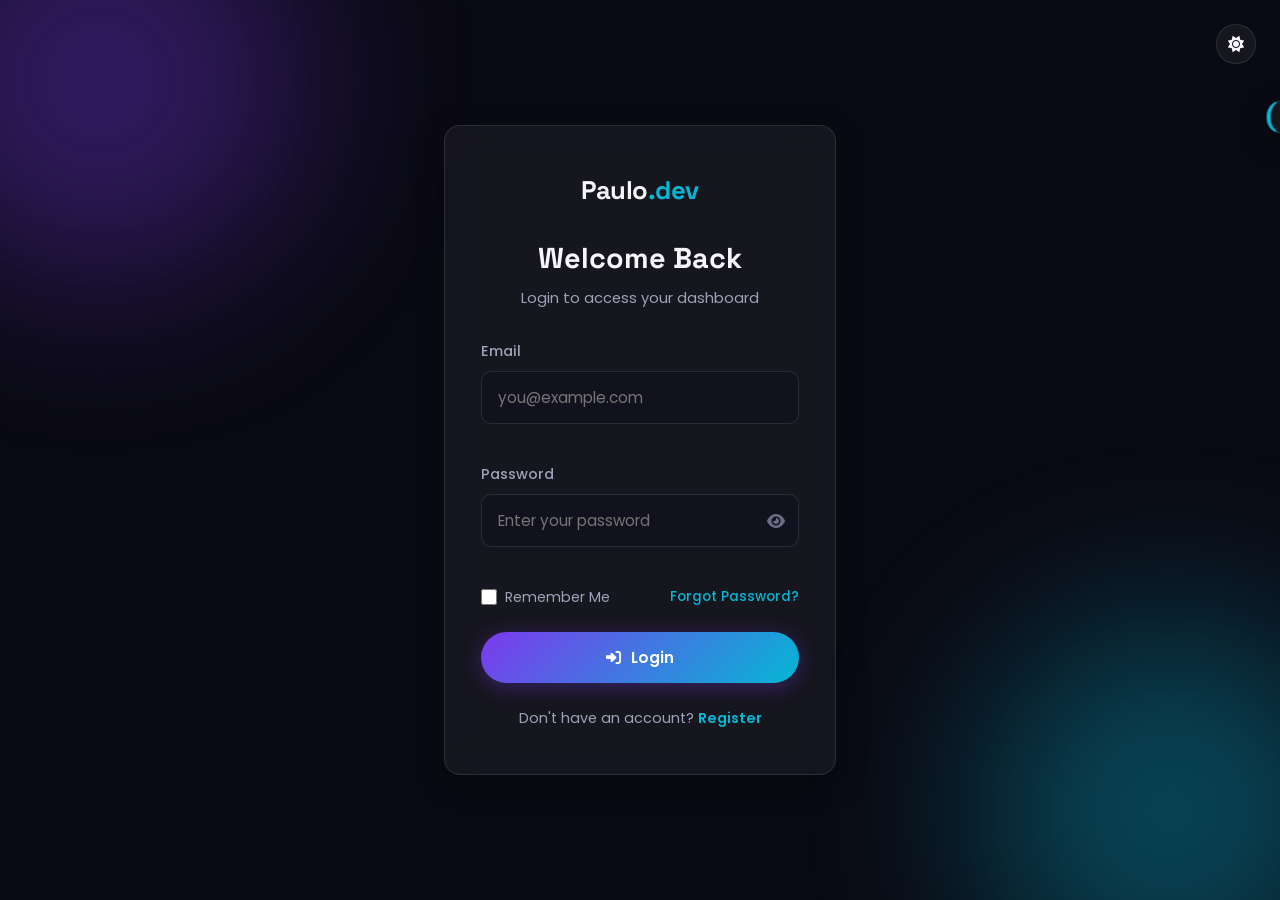
<file: Personal Portfolio/dashboard.html>
<!DOCTYPE html>
<html lang="en">
<head>
<meta charset="UTF-8">
<meta name="viewport" content="width=device-width, initial-scale=1.0">
<title>Dashboard | Paulo Tablang Portfolio</title>
<link href="https://fonts.googleapis.com/css2?family=Poppins:wght@300;400;500;600;700;800&family=Space+Grotesk:wght@400;500;600;700&display=swap" rel="stylesheet">
<link rel="stylesheet" href="https://cdnjs.cloudflare.com/ajax/libs/font-awesome/6.5.1/css/all.min.css">
<link rel="stylesheet" href="style.css">
<link rel="stylesheet" href="auth.css">
</head>
<body>

<div class="toast" id="toast"></div>

<div class="auth-bg">
  <div class="gradient-orb orb1"></div>
  <div class="gradient-orb orb2"></div>
</div>

<button class="theme-toggle auth-theme-toggle" id="themeToggle" aria-label="Toggle theme">
  <i class="fa-solid fa-sun"></i>
</button>

<div class="dash-wrapper">
  <div class="dash-card glass-card">
    <div class="dash-header">
      <div class="dash-avatar">
        <img id="dashAvatar" src="https://media.licdn.com/dms/image/v2/D5603AQG8ZHps57LbcA/profile-displayphoto-crop_800_800/B56Z3JNjQQIIAI-
          /0/1777197267153?e=1782950400&v=beta&t=iR73uBk8KPLVXsXbb3T885hYiUCsbCv6WpjM7W_qLZk" alt="User avatar">
      </div>
      <div>
        <h1 id="welcomeMsg">Welcome back!</h1>
        <p class="dash-sub">Here's your profile overview</p>
      </div>
    </div>

    <div class="dash-info" id="viewMode">
      <div class="dash-field">
        <span class="dash-label"><i class="fa-solid fa-user"></i> Name</span>
        <span class="dash-value" id="viewName">-</span>
      </div>
      <div class="dash-field">
        <span class="dash-label"><i class="fa-solid fa-envelope"></i> Email</span>
        <span class="dash-value" id="viewEmail">-</span>
      </div>
      <div class="dash-field">
        <span class="dash-label"><i class="fa-solid fa-calendar"></i> Member Since</span>
        <span class="dash-value" id="viewJoined">-</span>
      </div>
    </div>

    <form class="dash-info" id="editForm" hidden>
      <div class="form-group">
        <label for="editName">Name</label>
        <input type="text" id="editName" required>
        <span class="error-msg" id="editNameError"></span>
      </div>
      <div class="form-group">
        <label for="editEmail">Email</label>
        <input type="email" id="editEmail" required>
        <span class="error-msg" id="editEmailError"></span>
      </div>
      <button type="submit" class="btn btn-primary btn-full">
        <i class="fa-solid fa-floppy-disk"></i> Save Changes
      </button>
    </form>

    <div class="dash-actions">
      <button class="btn btn-outline" id="editBtn">
        <i class="fa-solid fa-pen"></i> Edit Profile
      </button>
      <a href="index.html" class="btn btn-outline">
        <i class="fa-solid fa-house"></i> Back to Portfolio
      </a>
      <button class="btn btn-primary" id="logoutBtn">
        <i class="fa-solid fa-right-from-bracket"></i> Logout
      </button>
    </div>
  </div>
</div>

<script src="auth.js"></script>
</body>
</html>
</file>
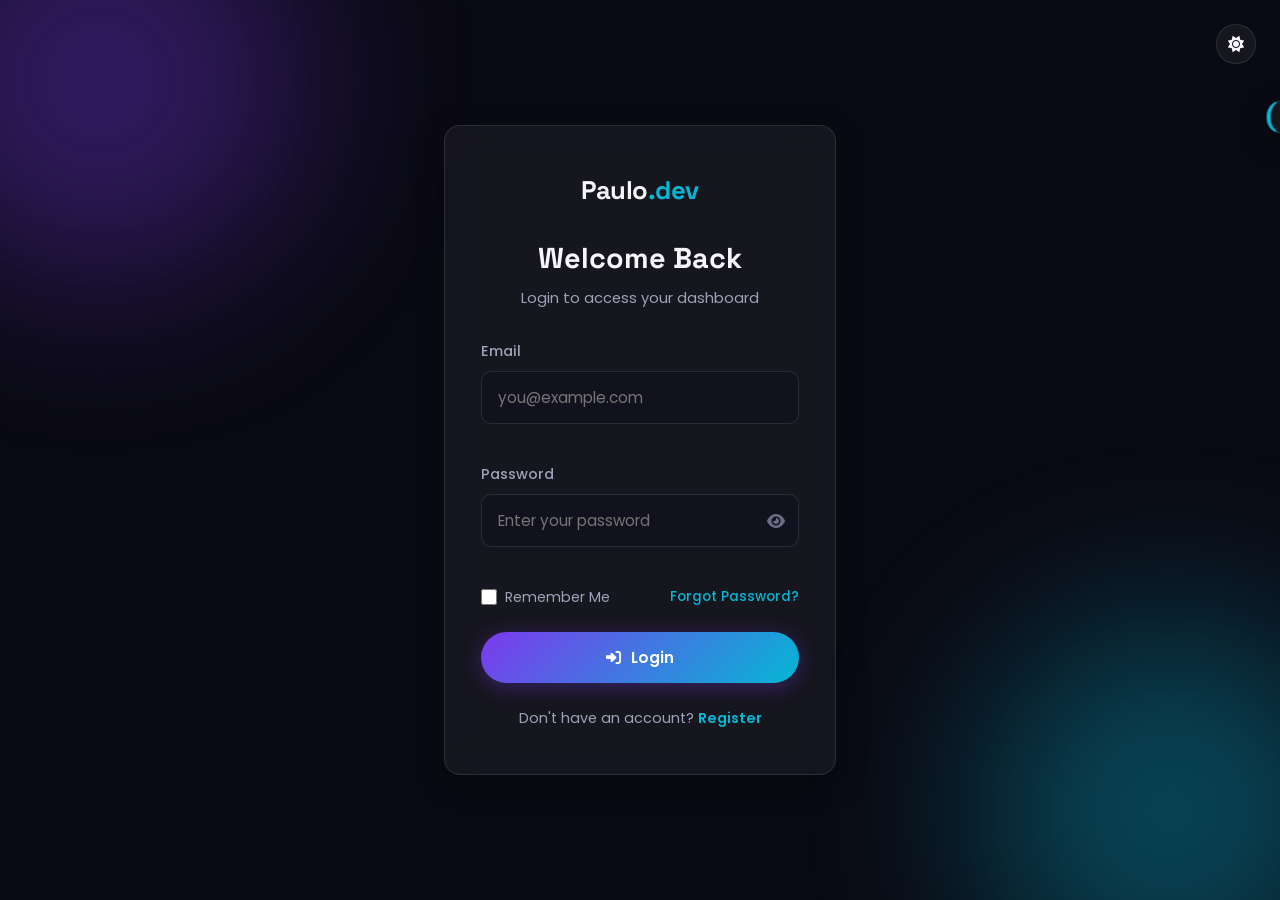
<file: Personal Portfolio/login.html>
<!DOCTYPE html>
<html lang="en">
<head>
<meta charset="UTF-8">
<meta name="viewport" content="width=device-width, initial-scale=1.0">
<title>Login | Paulo Tablang Portfolio</title>
<link href="https://fonts.googleapis.com/css2?family=Poppins:wght@300;400;500;600;700;800&family=Space+Grotesk:wght@400;500;600;700&display=swap" rel="stylesheet">
<link rel="stylesheet" href="https://cdnjs.cloudflare.com/ajax/libs/font-awesome/6.5.1/css/all.min.css">
<link rel="stylesheet" href="style.css">
<link rel="stylesheet" href="auth.css">
</head>
<body>

<div class="toast" id="toast"></div>

<div class="auth-bg">
  <div class="gradient-orb orb1"></div>
  <div class="gradient-orb orb2"></div>
</div>

<button class="theme-toggle auth-theme-toggle" id="themeToggle" aria-label="Toggle theme">
  <i class="fa-solid fa-sun"></i>
</button>

<div class="auth-wrapper">
  <div class="auth-card glass-card">
    <a href="index.html" class="logo auth-logo">Paulo<span>.dev</span></a>
    <h1 class="auth-title">Welcome Back</h1>
    <p class="auth-subtitle">Login to access your dashboard</p>

    <form id="loginForm" novalidate>
      <div class="form-group">
        <label for="email">Email</label>
        <input type="email" id="email" placeholder="you@example.com" required>
        <span class="error-msg" id="emailError"></span>
      </div>

      <div class="form-group">
        <label for="password">Password</label>
        <div class="password-wrapper">
          <input type="password" id="password" placeholder="Enter your password" required>
          <button type="button" class="toggle-pass" id="togglePass" aria-label="Show password">
            <i class="fa-solid fa-eye"></i>
          </button>
        </div>
        <span class="error-msg" id="passwordError"></span>
      </div>

      <div class="form-row">
        <label class="checkbox-label">
          <input type="checkbox" id="remember">
          <span>Remember Me</span>
        </label>
        <a href="#" class="forgot-link">Forgot Password?</a>
      </div>

      <button type="submit" class="btn btn-primary btn-full">
        <i class="fa-solid fa-right-to-bracket"></i> Login
      </button>
    </form>

    <p class="auth-switch">Don't have an account? <a href="register.html">Register</a></p>
  </div>
</div>

<script src="auth.js"></script>
</body>
</html>
</file>
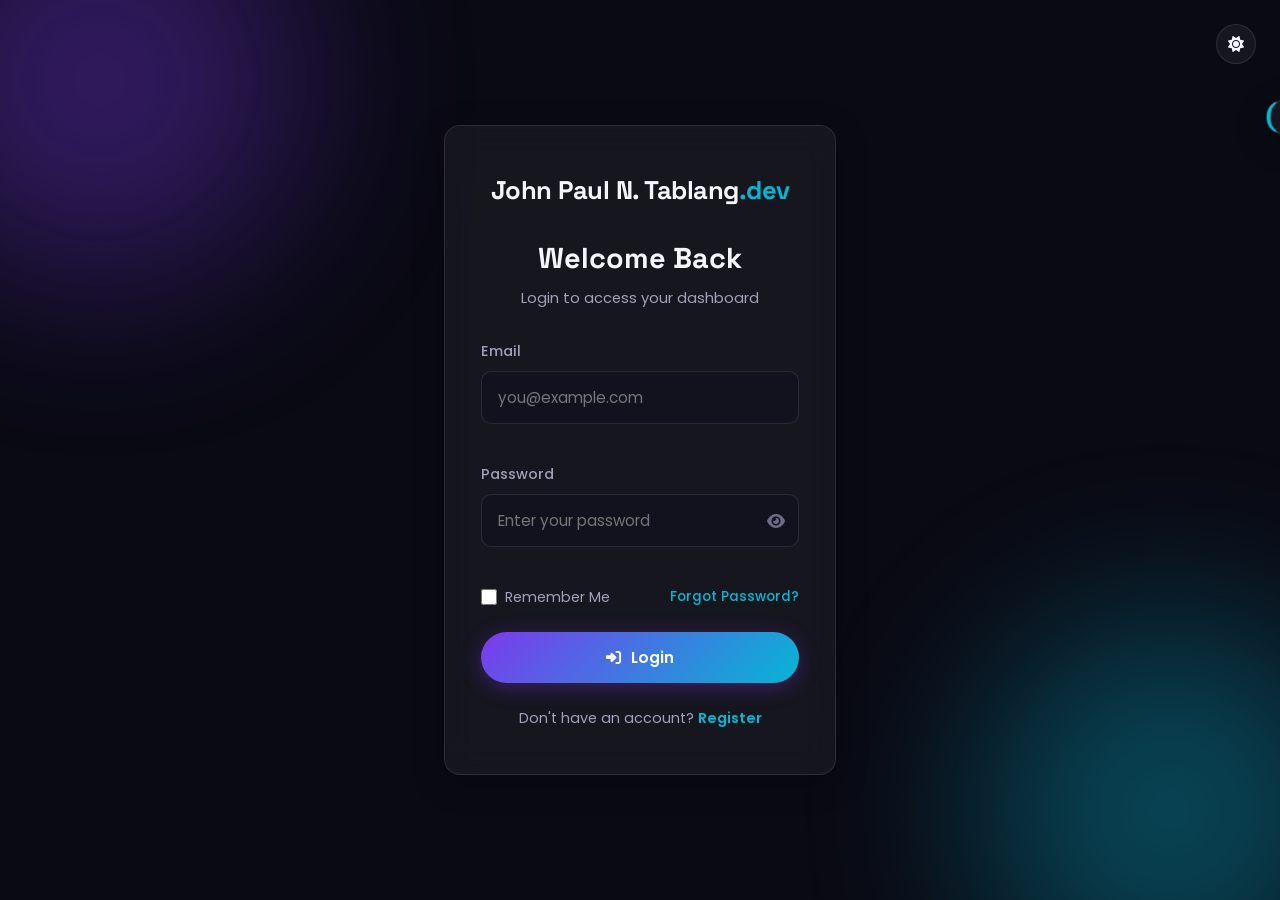
<file: UPDATED PORTFOLIO/dashboard.html>
<!doctype html>
<html lang="en">
  <head>
    <meta charset="UTF-8" />
    <meta name="viewport" content="width=device-width, initial-scale=1.0" />
    <title>Dashboard |  Portfolio</title>
    <link
      href="https://fonts.googleapis.com/css2?family=Poppins:wght@300;400;500;600;700;800&family=Space+Grotesk:wght@400;500;600;700&display=swap"
      rel="stylesheet"/>
    <link
      rel="stylesheet"
      href="https://cdnjs.cloudflare.com/ajax/libs/font-awesome/6.5.1/css/all.min.css"
    />
    <link rel="stylesheet" href="style.css" />
    <link rel="stylesheet" href="auth.css" />
  </head>
  <body>
    <div class="toast" id="toast"></div>

    <div class="auth-bg">
      <div class="gradient-orb orb1"></div>
      <div class="gradient-orb orb2"></div>
    </div>

    <button
      class="theme-toggle auth-theme-toggle"
      id="themeToggle"
      aria-label="Toggle theme"
    >
      <i class="fa-solid fa-sun"></i>
    </button>

    <div class="dash-wrapper">
      <div class="dash-card glass-card">
        <div class="dash-header">
          <div class="dash-avatar">
            <img id="dashAvatar" src="" alt="User avatar" />
          </div>
          <div>
            <h1 id="welcomeMsg">Welcome back!</h1>
            <p class="dash-sub">Here's your profile overview</p>
          </div>
        </div>

        <div class="dash-info" id="viewMode">
          <div class="dash-field">
            <span class="dash-label"
              ><i class="fa-solid fa-user"></i> Name</span
            >
            <span class="dash-value" id="viewName">-</span>
          </div>
          <div class="dash-field">
            <span class="dash-label"
              ><i class="fa-solid fa-envelope"></i> Email</span
            >
            <span class="dash-value" id="viewEmail">-</span>
          </div>
          <div class="dash-field">
            <span class="dash-label"
              ><i class="fa-solid fa-calendar"></i> Member Since</span
            >
            <span class="dash-value" id="viewJoined">-</span>
          </div>
        </div>

        <form class="dash-info" id="editForm" hidden>
          <div class="form-group">
            <label for="editName">Name</label>
            <input type="text" id="editName" required />
            <span class="error-msg" id="editNameError"></span>
          </div>
          <div class="form-group">
            <label for="editEmail">Email</label>
            <input type="email" id="editEmail" required />
            <span class="error-msg" id="editEmailError"></span>
          </div>
          <button type="submit" class="btn btn-primary btn-full">
            <i class="fa-solid fa-floppy-disk"></i> Save Changes
          </button>
        </form>

        <div class="dash-actions">
          <button class="btn btn-outline" id="editBtn">
            <i class="fa-solid fa-pen"></i> Edit Profile
          </button>
          <a href="index.html" class="btn btn-outline">
            <i class="fa-solid fa-house"></i> Back to Portfolio
          </a>
          <button class="btn btn-primary" id="logoutBtn">
            <i class="fa-solid fa-right-from-bracket"></i> Logout
          </button>
        </div>
      </div>
    </div>

    <script src="auth.js"></script>
  </body>
</html>
</file>
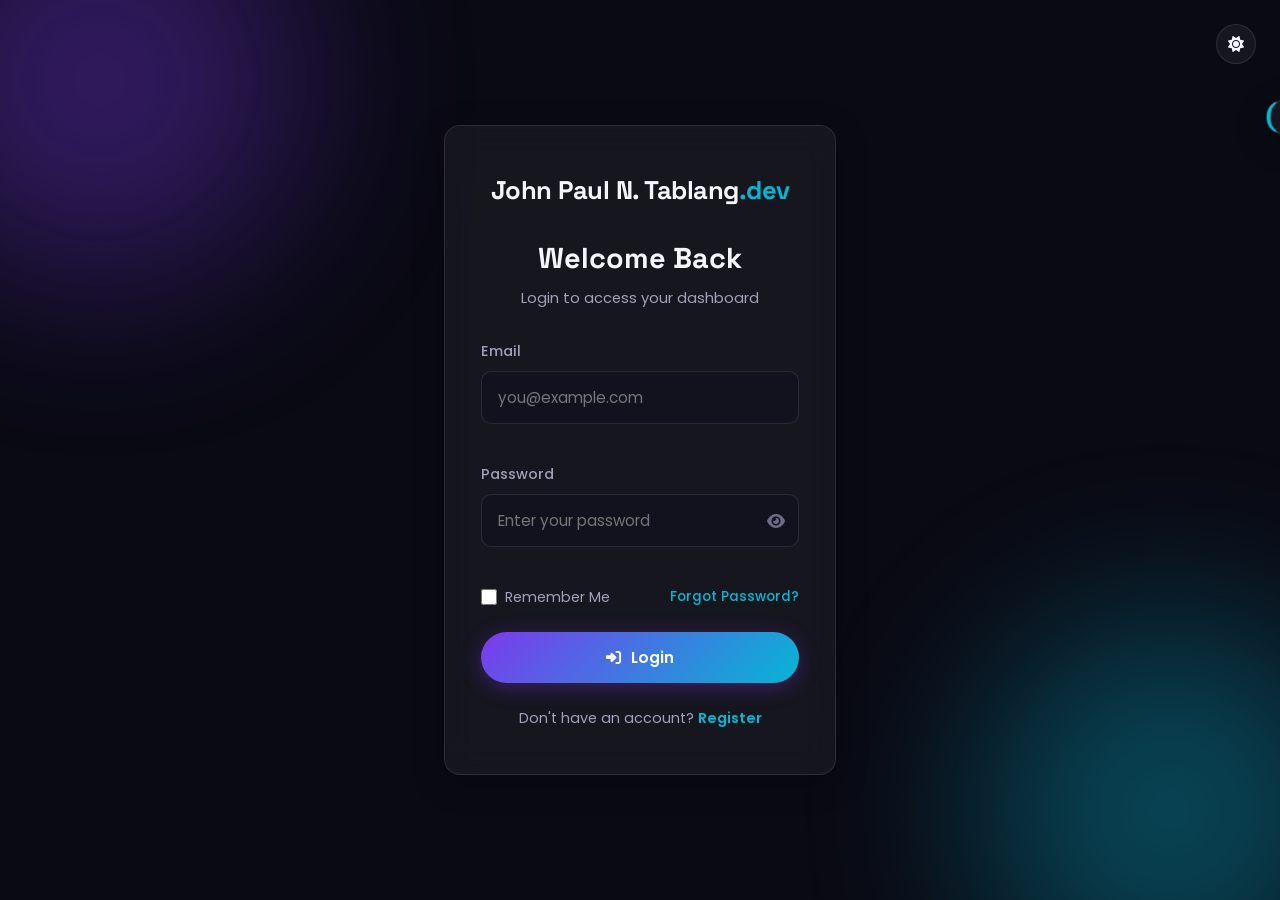
<file: UPDATED PORTFOLIO/login.html>
<!DOCTYPE html>
<html lang="en">
<head>
<meta charset="UTF-8">
<meta name="viewport" content="width=device-width, initial-scale=1.0">
<title>Login | John Paul N. Tablang Portfolio</title>
<link href="https://fonts.googleapis.com/css2?family=Poppins:wght@300;400;500;600;700;800&family=Space+Grotesk:wght@400;500;600;700&display=swap" rel="stylesheet">
<link rel="stylesheet" href="https://cdnjs.cloudflare.com/ajax/libs/font-awesome/6.5.1/css/all.min.css">
<link rel="stylesheet" href="style.css">
<link rel="stylesheet" href="auth.css">
</head>
<body>

<div class="toast" id="toast"></div>

<div class="auth-bg">
  <div class="gradient-orb orb1"></div>
  <div class="gradient-orb orb2"></div>
</div>

<button class="theme-toggle auth-theme-toggle" id="themeToggle" aria-label="Toggle theme">
  <i class="fa-solid fa-sun"></i>
</button>

<div class="auth-wrapper">
  <div class="auth-card glass-card">
    <a href="index.html" class="logo auth-logo">John Paul N. Tablang<span>.dev</span></a>
    <h1 class="auth-title">Welcome Back</h1>
    <p class="auth-subtitle">Login to access your dashboard</p>

    <form id="loginForm" novalidate>
      <div class="form-group">
        <label for="email">Email</label>
        <input type="email" id="email" placeholder="you@example.com" required>
        <span class="error-msg" id="emailError"></span>
      </div>

      <div class="form-group">
        <label for="password">Password</label>
        <div class="password-wrapper">
          <input type="password" id="password" placeholder="Enter your password" required>
          <button type="button" class="toggle-pass" id="togglePass" aria-label="Show password">
            <i class="fa-solid fa-eye"></i>
          </button>
        </div>
        <span class="error-msg" id="passwordError"></span>
      </div>

      <div class="form-row">
        <label class="checkbox-label">
          <input type="checkbox" id="remember">
          <span>Remember Me</span>
        </label>
        <a href="#" class="forgot-link">Forgot Password?</a>
      </div>

      <button type="submit" class="btn btn-primary btn-full">
        <i class="fa-solid fa-right-to-bracket"></i> Login
      </button>
    </form>

    <p class="auth-switch">Don't have an account? <a href="register.html">Register</a></p>
  </div>
</div>

<script src="auth.js"></script>
</body>
</html>
</file>
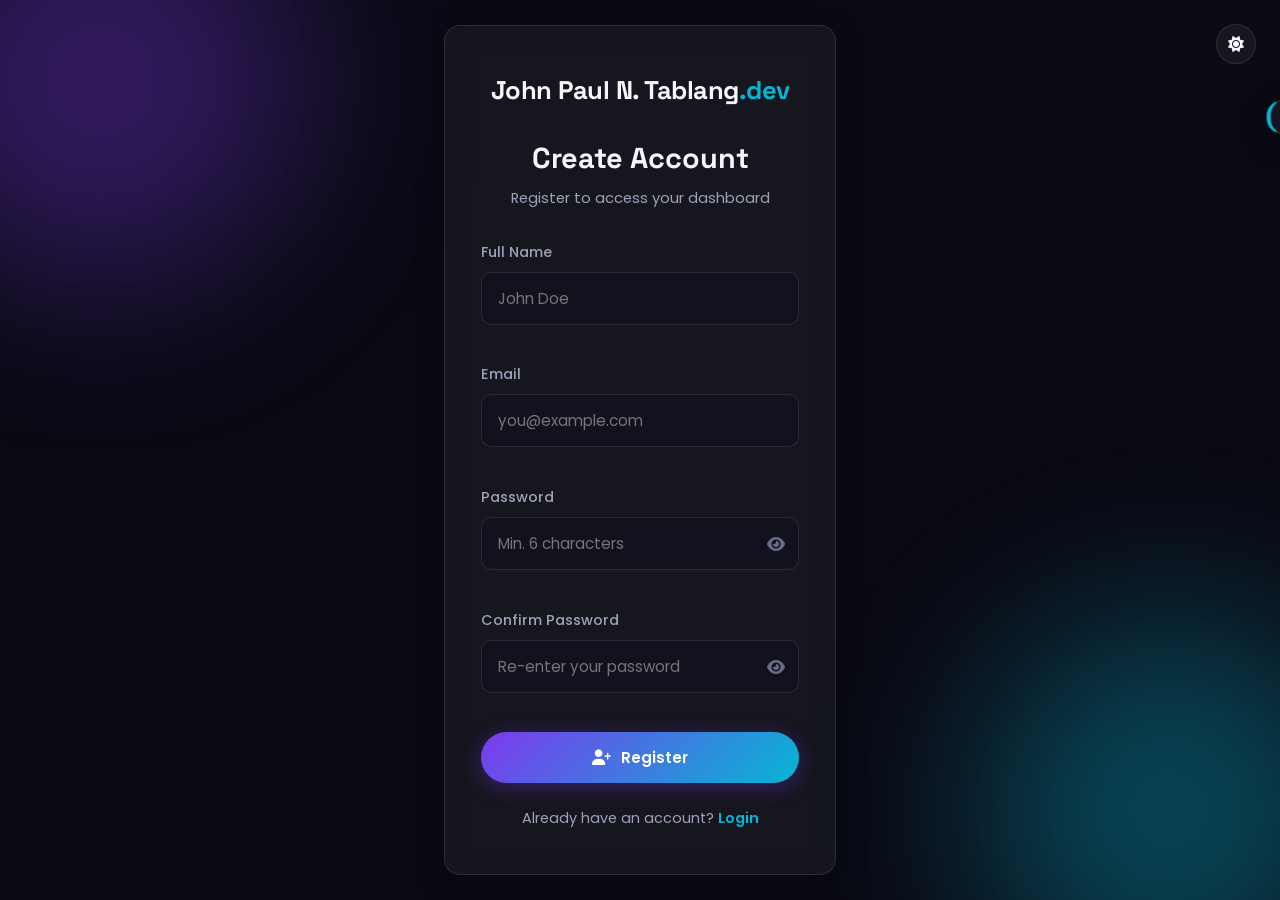
<file: UPDATED PORTFOLIO/register.html>
<!DOCTYPE html>
<html lang="en">
<head>
<meta charset="UTF-8">
<meta name="viewport" content="width=device-width, initial-scale=1.0">
<title>Register | John Paul N. Tablang Portfolio</title>
<link href="https://fonts.googleapis.com/css2?family=Poppins:wght@300;400;500;600;700;800&family=Space+Grotesk:wght@400;500;600;700&display=swap" rel="stylesheet">
<link rel="stylesheet" href="https://cdnjs.cloudflare.com/ajax/libs/font-awesome/6.5.1/css/all.min.css">
<link rel="stylesheet" href="style.css">
<link rel="stylesheet" href="auth.css">
</head>
<body>

<div class="toast" id="toast"></div>

<div class="auth-bg">
  <div class="gradient-orb orb1"></div>
  <div class="gradient-orb orb2"></div>
</div>

<button class="theme-toggle auth-theme-toggle" id="themeToggle" aria-label="Toggle theme">
  <i class="fa-solid fa-sun"></i>
</button>

<div class="auth-wrapper">
  <div class="auth-card glass-card">
    <a href="index.html" class="logo auth-logo">John Paul N. Tablang<span>.dev</span></a>
    <h1 class="auth-title">Create Account</h1>
    <p class="auth-subtitle">Register to access your dashboard</p>

    <form id="registerForm" novalidate>
      <div class="form-group">
        <label for="name">Full Name</label>
        <input type="text" id="name" placeholder="John Doe" required>
        <span class="error-msg" id="nameError"></span>
      </div>

      <div class="form-group">
        <label for="email">Email</label>
        <input type="email" id="email" placeholder="you@example.com" required>
        <span class="error-msg" id="emailError"></span>
      </div>

      <div class="form-group">
        <label for="password">Password</label>
        <div class="password-wrapper">
          <input type="password" id="password" placeholder="Min. 6 characters" required>
          <button type="button" class="toggle-pass" data-target="password" aria-label="Show password">
            <i class="fa-solid fa-eye"></i>
          </button>
        </div>
        <span class="error-msg" id="passwordError"></span>
      </div>

      <div class="form-group">
        <label for="confirmPassword">Confirm Password</label>
        <div class="password-wrapper">
          <input type="password" id="confirmPassword" placeholder="Re-enter your password" required>
          <button type="button" class="toggle-pass" data-target="confirmPassword" aria-label="Show password">
            <i class="fa-solid fa-eye"></i>
          </button>
        </div>
        <span class="error-msg" id="confirmPasswordError"></span>
      </div>

      <button type="submit" class="btn btn-primary btn-full">
        <i class="fa-solid fa-user-plus"></i> Register
      </button>
    </form>

    <p class="auth-switch">Already have an account? <a href="login.html">Login</a></p>
  </div>
</div>

<script src="auth.js"></script>
</body>
</html>
</file>
<file: Personal Portfolio/style.css>
/* ============================================
   CSS VARIABLES & THEME
============================================ */
:root {
  /* Dark theme (default) */
  --bg-primary: #0a0a14;
  --bg-secondary: #12121f;
  --bg-card: rgba(255, 255, 255, 0.05);
  --bg-card-hover: rgba(255, 255, 255, 0.08);
  --border-color: rgba(255, 255, 255, 0.1);
  --text-primary: #f5f5fa;
  --text-secondary: #a0a0b8;
  --text-muted: #6b6b85;

  --accent-1: #7c3aed;
  --accent-2: #06b6d4;
  --accent-3: #ec4899;
  --gradient-1: linear-gradient(135deg, #7c3aed 0%, #06b6d4 100%);
  --gradient-2: linear-gradient(135deg, #ec4899 0%, #7c3aed 100%);
  --gradient-text: linear-gradient(135deg, #7c3aed, #06b6d4, #ec4899);

  --shadow-glow: 0 0 40px rgba(124, 58, 237, 0.25);
  --shadow-card: 0 8px 32px rgba(0, 0, 0, 0.3);
  --blur: blur(16px);

  --font-heading: 'Space Grotesk', sans-serif;
  --font-body: 'Poppins', sans-serif;

  --transition: all 0.3s cubic-bezier(0.4, 0, 0.2, 1);
  --radius: 16px;
}

[data-theme="light"] {
  --bg-primary: #f4f5fa;
  --bg-secondary: #ffffff;
  --bg-card: rgba(255, 255, 255, 0.7);
  --bg-card-hover: rgba(255, 255, 255, 0.9);
  --border-color: rgba(0, 0, 0, 0.08);
  --text-primary: #14141f;
  --text-secondary: #4a4a5e;
  --text-muted: #8a8aa0;
  --shadow-card: 0 8px 32px rgba(0, 0, 0, 0.08);
}

/* ============================================
   RESET & BASE
============================================ */
* {
  margin: 0;
  padding: 0;
  box-sizing: border-box;
}

html {
  scroll-behavior: smooth;
  scroll-padding-top: 80px;
}

body {
  font-family: var(--font-body);
  background: var(--bg-primary);
  color: var(--text-primary);
  line-height: 1.6;
  overflow-x: hidden;
  transition: background 0.4s ease, color 0.4s ease;
}

/* Custom Scrollbar */
::-webkit-scrollbar { width: 10px; }
::-webkit-scrollbar-track { background: var(--bg-secondary); }
::-webkit-scrollbar-thumb {
  background: var(--gradient-1);
  border-radius: 10px;
}
::-webkit-scrollbar-thumb:hover { opacity: 0.8; }

img { max-width: 100%; display: block; }
a { text-decoration: none; color: inherit; }
ul { list-style: none; }
button { cursor: pointer; font-family: inherit; border: none; background: none; }

.container {
  max-width: 1200px;
  margin: 0 auto;
  padding: 0 24px;
}

.gradient-text {
  background: var(--gradient-text);
  -webkit-background-clip: text;
  background-clip: text;
  -webkit-text-fill-color: transparent;
  color: transparent;
}
/* ============================================
   TOAST NOTIFICATIONS
============================================ */
.toast {
  position: fixed;
  top: 100px;
  right: 24px;
  background: var(--bg-card);
  backdrop-filter: var(--blur);
  -webkit-backdrop-filter: var(--blur);
  border: 1px solid var(--border-color);
  border-radius: var(--radius);
  padding: 16px 24px;
  color: var(--text-primary);
  box-shadow: var(--shadow-card);
  z-index: 10000;
  transform: translateX(120%);
  transition: transform 0.4s cubic-bezier(0.4, 0, 0.2, 1);
  display: flex;
  align-items: center;
  gap: 12px;
  max-width: 320px;
  border-left: 4px solid var(--accent-2);
}
.toast.show { transform: translateX(0); }
.toast.error { border-left-color: var(--accent-3); }
.toast.success { border-left-color: #10b981; }
.toast i { font-size: 1.2rem; }

/* ============================================
   NAVBAR
============================================ */
.navbar {
  position: fixed;
  top: 0;
  left: 0;
  width: 100%;
  z-index: 1000;
  padding: 18px 0;
  transition: var(--transition);
  background: transparent;
}
.navbar.scrolled {
  background: var(--bg-card);
  backdrop-filter: var(--blur);
  -webkit-backdrop-filter: var(--blur);
  border-bottom: 1px solid var(--border-color);
  padding: 12px 0;
  box-shadow: var(--shadow-card);
}

.nav-container {
  max-width: 1200px;
  margin: 0 auto;
  padding: 0 24px;
  display: flex;
  align-items: center;
  justify-content: space-between;
  gap: 24px;
}

.logo {
  font-family: var(--font-heading);
  font-size: 1.5rem;
  font-weight: 700;
  letter-spacing: -0.5px;
}
.logo span { color: var(--accent-2); }

.nav-links {
  display: flex;
  gap: 32px;
  align-items: center;
}

.nav-link {
  font-size: 0.95rem;
  font-weight: 500;
  color: var(--text-secondary);
  position: relative;
  padding: 4px 0;
  transition: var(--transition);
}
.nav-link::after {
  content: '';
  position: absolute;
  bottom: -4px;
  left: 0;
  width: 0;
  height: 2px;
  background: var(--gradient-1);
  transition: width 0.3s ease;
  border-radius: 2px;
}
.nav-link:hover { color: var(--text-primary); }
.nav-link:hover::after,
.nav-link.active::after { width: 100%; }
.nav-link.active { color: var(--text-primary); }

.nav-actions {
  display: flex;
  align-items: center;
  gap: 16px;
}

.theme-toggle {
  width: 40px;
  height: 40px;
  border-radius: 50%;
  background: var(--bg-card);
  border: 1px solid var(--border-color);
  display: flex;
  align-items: center;
  justify-content: center;
  color: var(--text-primary);
  font-size: 1rem;
  transition: var(--transition);
}
.theme-toggle:hover {
  background: var(--gradient-1);
  color: #fff;
  transform: rotate(20deg);
}

.hamburger {
  display: none;
  flex-direction: column;
  gap: 5px;
  width: 30px;
  z-index: 1001;
}
.hamburger span {
  display: block;
  height: 2px;
  width: 100%;
  background: var(--text-primary);
  border-radius: 2px;
  transition: var(--transition);
}
.hamburger.active span:nth-child(1) { transform: translateY(7px) rotate(45deg); }
.hamburger.active span:nth-child(2) { opacity: 0; }
.hamburger.active span:nth-child(3) { transform: translateY(-7px) rotate(-45deg); }

/* ============================================
   BUTTONS
============================================ */
.btn {
  display: inline-flex;
  align-items: center;
  justify-content: center;
  gap: 10px;
  padding: 14px 28px;
  border-radius: 50px;
  font-weight: 600;
  font-size: 0.95rem;
  transition: var(--transition);
  white-space: nowrap;
  position: relative;
  overflow: hidden;
}

.btn-primary {
  background: var(--gradient-1);
  color: #fff;
  box-shadow: 0 4px 20px rgba(124, 58, 237, 0.35);
}
.btn-primary:hover {
  transform: translateY(-3px);
  box-shadow: 0 8px 30px rgba(124, 58, 237, 0.5);
}

.btn-outline {
  background: var(--bg-card);
  border: 1px solid var(--border-color);
  color: var(--text-primary);
  backdrop-filter: var(--blur);
  -webkit-backdrop-filter: var(--blur);
}
.btn-outline:hover {
  border-color: var(--accent-2);
  transform: translateY(-3px);
  box-shadow: 0 8px 24px rgba(6, 182, 212, 0.25);
}

.btn-small { padding: 10px 20px; font-size: 0.85rem; }
.btn-full { width: 100%; }

/* ============================================
   HERO SECTION
============================================ */
.hero {
  min-height: 100vh;
  display: flex;
  align-items: center;
  justify-content: center;
  position: relative;
  text-align: center;
  padding: 120px 0 60px;
  overflow: hidden;
}

.hero-bg {
  position: absolute;
  inset: 0;
  z-index: 0;
  overflow: hidden;
}

.gradient-orb {
  position: absolute;
  border-radius: 50%;
  filter: blur(80px);
  opacity: 0.4;
  animation: float 18s ease-in-out infinite;
}
.orb1 {
  width: 400px; height: 400px;
  background: var(--accent-1);
  top: -100px; left: -100px;
}
.orb2 {
  width: 350px; height: 350px;
  background: var(--accent-2);
  bottom: -80px; right: -50px;
  animation-delay: -6s;
}
.orb3 {
  width: 300px; height: 300px;
  background: var(--accent-3);
  top: 40%; left: 50%;
  animation-delay: -12s;
}
@keyframes float {
  0%, 100% { transform: translate(0, 0) scale(1); }
  33% { transform: translate(60px, -40px) scale(1.1); }
  66% { transform: translate(-40px, 50px) scale(0.95); }
}

.hero-content {
  position: relative;
  z-index: 1;
  display: flex;
  flex-direction: column;
  align-items: center;
  gap: 18px;
  max-width: 720px;
}

.hero-img-wrapper {
  position: relative;
  width: 140px;
  height: 140px;
  border-radius: 50%;
  padding: 4px;
  background: var(--gradient-1);
  margin-bottom: 8px;
  animation: pulseGlow 3s ease-in-out infinite;
}
@keyframes pulseGlow {
  0%, 100% { box-shadow: 0 0 0 0 rgba(124, 58, 237, 0.4); }
  50% { box-shadow: 0 0 0 20px rgba(124, 58, 237, 0); }
}
.hero-img-wrapper img {
  width: 100%;
  height: 100%;
  border-radius: 50%;
  background: var(--bg-secondary);
  object-fit: cover;
}
.status-dot {
  position: absolute;
  bottom: 6px;
  right: 6px;
  width: 22px;
  height: 22px;
  background: #10b981;
  border: 3px solid var(--bg-primary);
  border-radius: 50%;
}

.hero-name {
  font-family: var(--font-heading);
  font-size: clamp(2.2rem, 6vw, 3.5rem);
  font-weight: 700;
  letter-spacing: -1px;
}

.hero-title {
  font-family: var(--font-heading);
  font-size: clamp(1.2rem, 3vw, 1.8rem);
  font-weight: 500;
  color: var(--text-secondary);
  min-height: 2.4rem;
}
.cursor {
  display: inline-block;
  color: var(--accent-2);
  animation: blink 0.9s step-end infinite;
  font-weight: 300;
}
@keyframes blink { 50% { opacity: 0; } }

.hero-desc {
  color: var(--text-secondary);
  font-size: 1.05rem;
  max-width: 560px;
}

.hero-buttons {
  display: flex;
  gap: 16px;
  margin-top: 8px;
  flex-wrap: wrap;
  justify-content: center;
}

.hero-socials {
  display: flex;
  gap: 16px;
  margin-top: 12px;
}
.hero-socials a {
  width: 44px;
  height: 44px;
  display: flex;
  align-items: center;
  justify-content: center;
  border-radius: 50%;
  background: var(--bg-card);
  border: 1px solid var(--border-color);
  backdrop-filter: var(--blur);
  -webkit-backdrop-filter: var(--blur);
  font-size: 1.1rem;
  transition: var(--transition);
}
.hero-socials a:hover {
  background: var(--gradient-1);
  color: #fff;
  transform: translateY(-4px) scale(1.05);
  box-shadow: var(--shadow-glow);
}

.scroll-indicator {
  position: absolute;
  bottom: 30px;
  left: 50%;
  transform: translateX(-50%);
  width: 28px;
  height: 46px;
  border: 2px solid var(--border-color);
  border-radius: 20px;
  z-index: 1;
}
.scroll-indicator span {
  position: absolute;
  top: 8px;
  left: 50%;
  transform: translateX(-50%);
  width: 6px;
  height: 6px;
  background: var(--accent-2);
  border-radius: 50%;
  animation: scrollDown 2s ease infinite;
}
@keyframes scrollDown {
  0% { top: 8px; opacity: 1; }
  70% { opacity: 1; }
  100% { top: 28px; opacity: 0; }
}

/* ============================================
   SECTION GENERAL
============================================ */
.section {
  padding: 100px 0;
  position: relative;
}

.section-header {
  text-align: center;
  margin-bottom: 60px;
}
.section-tag {
  display: inline-block;
  font-size: 0.85rem;
  font-weight: 600;
  letter-spacing: 2px;
  text-transform: uppercase;
  color: var(--accent-2);
  margin-bottom: 12px;
}
.section-title {
  font-family: var(--font-heading);
  font-size: clamp(1.8rem, 4vw, 2.6rem);
  font-weight: 700;
  letter-spacing: -0.5px;
}

/* ============================================
   GLASS CARD
============================================ */
.glass-card {
  background: var(--bg-card);
  backdrop-filter: var(--blur);
  -webkit-backdrop-filter: var(--blur);
  border: 1px solid var(--border-color);
  border-radius: var(--radius);
  box-shadow: var(--shadow-card);
  transition: var(--transition);
}

/* ============================================
   ABOUT SECTION
============================================ */
.about-grid {
  display: grid;
  grid-template-columns: 1.1fr 1fr;
  gap: 50px;
  align-items: start;
}

.about-text p {
  color: var(--text-secondary);
  margin-bottom: 20px;
}

.about-counters {
  display: grid;
  grid-template-columns: repeat(4, 1fr);
  gap: 16px;
  margin-top: 30px;
}
.counter-item {
  text-align: center;
  padding: 20px 8px;
  border-radius: var(--radius);
  background: var(--bg-card);
  border: 1px solid var(--border-color);
}
.counter {
  font-family: var(--font-heading);
  font-size: 2rem;
  font-weight: 700;
  background: var(--gradient-text);
  -webkit-background-clip: text;
  background-clip: text;
  -webkit-text-fill-color: transparent;
}
.counter-item p {
  font-size: 0.8rem;
  color: var(--text-muted);
  margin-top: 4px;
}

.about-cards {
  display: flex;
  flex-direction: column;
  gap: 20px;
}
.info-card {
  padding: 28px;
}
.info-card i {
  font-size: 1.8rem;
  background: var(--gradient-1);
  -webkit-background-clip: text;
  background-clip: text;
  -webkit-text-fill-color: transparent;
  margin-bottom: 12px;
  display: inline-block;
}
.info-card h3 {
  font-family: var(--font-heading);
  margin-bottom: 10px;
  font-size: 1.2rem;
}
.info-card p {
  color: var(--text-secondary);
  font-size: 0.92rem;
  margin-bottom: 8px;
}
.info-card:hover {
  transform: translateY(-6px);
  background: var(--bg-card-hover);
  box-shadow: var(--shadow-glow);
}

/* ============================================
   SKILLS SECTION
============================================ */
.skills-filter,
.projects-filter {
  display: flex;
  justify-content: center;
  gap: 12px;
  flex-wrap: wrap;
  margin-bottom: 40px;
}
.filter-btn {
  padding: 10px 24px;
  border-radius: 50px;
  background: var(--bg-card);
  border: 1px solid var(--border-color);
  color: var(--text-secondary);
  font-weight: 500;
  font-size: 0.9rem;
  transition: var(--transition);
  backdrop-filter: var(--blur);
  -webkit-backdrop-filter: var(--blur);
}
.filter-btn:hover {
  color: var(--text-primary);
  border-color: var(--accent-2);
}
.filter-btn.active {
  background: var(--gradient-1);
  color: #fff;
  border-color: transparent;
  box-shadow: 0 4px 20px rgba(124, 58, 237, 0.35);
}

.progress-section {
  display: grid;
  grid-template-columns: repeat(2, 1fr);
  gap: 24px;
  max-width: 900px;
  margin: 0 auto 60px;
}
.progress-item.hidden { display: none; }

.progress-label {
  display: flex;
  justify-content: space-between;
  margin-bottom: 8px;
  font-size: 0.92rem;
  font-weight: 500;
}
.progress-bar {
  height: 10px;
  border-radius: 10px;
  background: var(--bg-card);
  border: 1px solid var(--border-color);
  overflow: hidden;
}
.progress-fill {
  height: 100%;
  width: 0%;
  border-radius: 10px;
  background: var(--gradient-1);
  transition: width 1.4s cubic-bezier(0.4, 0, 0.2, 1);
  position: relative;
}
.progress-fill::after {
  content: '';
  position: absolute;
  inset: 0;
  background: linear-gradient(90deg, transparent, rgba(255,255,255,0.4), transparent);
  animation: shimmer 2s infinite;
}
@keyframes shimmer {
  0% { transform: translateX(-100%); }
  100% { transform: translateX(100%); }
}

.tech-grid {
  display: grid;
  grid-template-columns: repeat(6, 1fr);
  gap: 20px;
}
.tech-card {
  background: var(--bg-card);
  border: 1px solid var(--border-color);
  border-radius: var(--radius);
  padding: 28px 12px;
  display: flex;
  flex-direction: column;
  align-items: center;
  gap: 12px;
  transition: var(--transition);
  backdrop-filter: var(--blur);
  -webkit-backdrop-filter: var(--blur);
}
.tech-card.hidden { display: none; }
.tech-card i {
  font-size: 2rem;
  color: var(--text-secondary);
  transition: var(--transition);
}
.tech-card span { font-size: 0.85rem; font-weight: 500; }
.tech-card:hover {
  transform: translateY(-8px) scale(1.03);
  background: var(--bg-card-hover);
  border-color: var(--accent-2);
  box-shadow: var(--shadow-glow);
}
.tech-card:hover i {
  background: var(--gradient-text);
  -webkit-background-clip: text;
  background-clip: text;
  -webkit-text-fill-color: transparent;
  transform: scale(1.15);
}

/* ============================================
   PROJECTS SECTION
============================================ */
.projects-controls {
  display: flex;
  justify-content: space-between;
  align-items: center;
  gap: 20px;
  flex-wrap: wrap;
  margin-bottom: 40px;
}
.search-box {
  position: relative;
  flex: 1;
  min-width: 220px;
  max-width: 320px;
}
.search-box i {
  position: absolute;
  left: 18px;
  top: 50%;
  transform: translateY(-50%);
  color: var(--text-muted);
}
.search-box input {
  width: 100%;
  padding: 12px 16px 12px 44px;
  border-radius: 50px;
  border: 1px solid var(--border-color);
  background: var(--bg-card);
  color: var(--text-primary);
  font-family: inherit;
  font-size: 0.92rem;
  backdrop-filter: var(--blur);
  -webkit-backdrop-filter: var(--blur);
  transition: var(--transition);
}
.search-box input:focus {
  outline: none;
  border-color: var(--accent-2);
  box-shadow: 0 0 0 3px rgba(6, 182, 212, 0.15);
}

.projects-grid {
  display: grid;
  grid-template-columns: repeat(3, 1fr);
  gap: 28px;
}
.project-card {
  background: var(--bg-card);
  border: 1px solid var(--border-color);
  border-radius: var(--radius);
  overflow: hidden;
  transition: var(--transition);
  backdrop-filter: var(--blur);
  -webkit-backdrop-filter: var(--blur);
}
.project-card.hidden { display: none; }
.project-card:hover {
  transform: translateY(-8px);
  box-shadow: var(--shadow-glow);
  border-color: var(--accent-1);
}

.project-img {
  position: relative;
  aspect-ratio: 3/2;
  overflow: hidden;
}
.project-img img {
  width: 100%;
  height: 100%;
  object-fit: cover;
  transition: transform 0.5s ease;
}
.project-card:hover .project-img img { transform: scale(1.1); }

.project-overlay {
  position: absolute;
  inset: 0;
  background: rgba(10, 10, 20, 0.6);
  display: flex;
  align-items: center;
  justify-content: center;
  gap: 16px;
  opacity: 0;
  transition: var(--transition);
}
.project-card:hover .project-overlay { opacity: 1; }
.icon-btn {
  width: 48px;
  height: 48px;
  display: flex;
  align-items: center;
  justify-content: center;
  border-radius: 50%;
  background: var(--gradient-1);
  color: #fff;
  font-size: 1.1rem;
  transform: scale(0.7);
  transition: var(--transition);
}
.project-card:hover .icon-btn { transform: scale(1); }
.icon-btn:hover { transform: scale(1.15); }

.project-info { padding: 24px; }
.project-info h3 {
  font-family: var(--font-heading);
  font-size: 1.2rem;
  margin-bottom: 8px;
}
.project-info p {
  color: var(--text-secondary);
  font-size: 0.9rem;
  margin-bottom: 16px;
}
.tech-tags {
  display: flex;
  gap: 8px;
  flex-wrap: wrap;
  margin-bottom: 18px;
}
.tech-tags span {
  font-size: 0.75rem;
  padding: 5px 12px;
  border-radius: 50px;
  background: rgba(124, 58, 237, 0.12);
  color: var(--accent-1);
  border: 1px solid rgba(124, 58, 237, 0.2);
  font-weight: 500;
}
.project-links {
  display: flex;
  gap: 12px;
}
.project-links .btn { flex: 1; padding: 10px 16px; }

.no-results {
  text-align: center;
  color: var(--text-muted);
  padding: 40px 0;
}

/* ============================================
   TIMELINE
============================================ */
.timeline {
  position: relative;
  max-width: 800px;
  margin: 0 auto;
  padding-left: 30px;
}
.timeline::before {
  content: '';
  position: absolute;
  left: 8px;
  top: 0;
  bottom: 0;
  width: 2px;
  background: var(--gradient-1);
  opacity: 0.4;
}
.timeline-item {
  position: relative;
  margin-bottom: 36px;
  padding-left: 30px;
}
.timeline-dot {
  position: absolute;
  left: -22px;
  top: 6px;
  width: 18px;
  height: 18px;
  border-radius: 50%;
  background: var(--gradient-1);
  box-shadow: 0 0 0 4px var(--bg-primary), 0 0 20px rgba(124,58,237,0.5);
}
.timeline-content { padding: 24px 28px; }
.timeline-content:hover {
  transform: translateX(8px);
  box-shadow: var(--shadow-glow);
}
.timeline-date {
  font-size: 0.8rem;
  font-weight: 600;
  color: var(--accent-2);
  letter-spacing: 1px;
  text-transform: uppercase;
}
.timeline-content h3 {
  font-family: var(--font-heading);
  font-size: 1.15rem;
  margin: 6px 0 4px;
}
.timeline-org {
  font-size: 0.9rem;
  color: var(--text-muted);
  margin-bottom: 8px;
  font-weight: 500;
}
.timeline-content p:last-child {
  color: var(--text-secondary);
  font-size: 0.9rem;
}

/* ============================================
   CONTACT SECTION
============================================ */
.contact-grid {
  display: grid;
  grid-template-columns: 1fr 1.2fr;
  gap: 50px;
  align-items: start;
}
.contact-info h3 {
  font-family: var(--font-heading);
  font-size: 1.6rem;
  margin-bottom: 14px;
}
.contact-info p {
  color: var(--text-secondary);
  margin-bottom: 24px;
}
.contact-item {
  display: flex;
  align-items: center;
  gap: 14px;
  margin-bottom: 16px;
  color: var(--text-secondary);
}
.contact-item i {
  width: 44px;
  height: 44px;
  display: flex;
  align-items: center;
  justify-content: center;
  border-radius: 50%;
  background: var(--bg-card);
  border: 1px solid var(--border-color);
  color: var(--accent-2);
}

.contact-form { padding: 36px; }
.form-group { margin-bottom: 20px; position: relative; }
.form-group label {
  display: block;
  margin-bottom: 8px;
  font-size: 0.9rem;
  font-weight: 500;
  color: var(--text-secondary);
}
.form-group input,
.form-group textarea {
  width: 100%;
  padding: 14px 16px;
  border-radius: 10px;
  border: 1px solid var(--border-color);
  background: var(--bg-secondary);
  color: var(--text-primary);
  font-family: inherit;
  font-size: 0.95rem;
  transition: var(--transition);
  resize: vertical;
}
.form-group input:focus,
.form-group textarea:focus {
  outline: none;
  border-color: var(--accent-2);
  box-shadow: 0 0 0 3px rgba(6, 182, 212, 0.15);
}
.form-group input.invalid,
.form-group textarea.invalid {
  border-color: var(--accent-3);
}
.error-msg {
  display: block;
  color: var(--accent-3);
  font-size: 0.8rem;
  margin-top: 6px;
  min-height: 1em;
}

/* ============================================
   FOOTER
============================================ */
.footer {
  border-top: 1px solid var(--border-color);
  padding: 40px 0;
}
.footer-content {
  display: flex;
  align-items: center;
  justify-content: space-between;
  flex-wrap: wrap;
  gap: 20px;
}
.footer-links {
  display: flex;
  gap: 24px;
  flex-wrap: wrap;
}
.footer-links a {
  color: var(--text-secondary);
  font-size: 0.9rem;
  transition: var(--transition);
}
.footer-links a:hover { color: var(--accent-2); }
.footer-copy {
  color: var(--text-muted);
  font-size: 0.85rem;
}

/* ============================================
   BACK TO TOP
============================================ */
.back-to-top {
  position: fixed;
  bottom: 30px;
  right: 30px;
  width: 50px;
  height: 50px;
  border-radius: 50%;
  background: var(--gradient-1);
  color: #fff;
  display: flex;
  align-items: center;
  justify-content: center;
  font-size: 1.1rem;
  box-shadow: 0 6px 24px rgba(124, 58, 237, 0.4);
  opacity: 0;
  visibility: hidden;
  transform: translateY(20px);
  transition: var(--transition);
  z-index: 900;
}
.back-to-top.show {
  opacity: 1;
  visibility: visible;
  transform: translateY(0);
}
.back-to-top:hover { transform: translateY(-4px) scale(1.05); }

/* ============================================
   SCROLL REVEAL ANIMATIONS
============================================ */
.fade-in {
  opacity: 0;
  transform: translateY(24px);
  animation: fadeInUp 0.8s ease forwards;
}
.fade-in:nth-child(1) { animation-delay: 0.1s; }
.fade-in:nth-child(2) { animation-delay: 0.25s; }
.fade-in:nth-child(3) { animation-delay: 0.4s; }
.fade-in:nth-child(4) { animation-delay: 0.55s; }
.fade-in:nth-child(5) { animation-delay: 0.7s; }
.fade-in:nth-child(6) { animation-delay: 0.85s; }

@keyframes fadeInUp {
  to { opacity: 1; transform: translateY(0); }
}

.reveal {
  opacity: 0;
  transform: translateY(40px);
  transition: opacity 0.8s ease, transform 0.8s ease;
}
.reveal.active {
  opacity: 1;
  transform: translateY(0);
}

/* ============================================
   RESPONSIVE
============================================ */
@media (max-width: 992px) {
  .about-grid,
  .contact-grid { grid-template-columns: 1fr; }
  .projects-grid { grid-template-columns: repeat(2, 1fr); }
  .tech-grid { grid-template-columns: repeat(4, 1fr); }
  .progress-section { grid-template-columns: 1fr; }
}

@media (max-width: 768px) {
  .nav-links {
    position: fixed;
    top: 0;
    right: 0;
    height: 100vh;
    width: 70%;
    max-width: 320px;
    background: var(--bg-secondary);
    backdrop-filter: var(--blur);
    -webkit-backdrop-filter: var(--blur);
    flex-direction: column;
    justify-content: center;
    gap: 32px;
    transform: translateX(100%);
    transition: transform 0.4s ease;
    border-left: 1px solid var(--border-color);
    z-index: 1000;
  }
  .nav-links.active { transform: translateX(0); }
  .hamburger { display: flex; }

  .projects-grid { grid-template-columns: 1fr; }
  .tech-grid { grid-template-columns: repeat(3, 1fr); }
  .about-counters { grid-template-columns: repeat(2, 1fr); }
  .projects-controls { flex-direction: column; align-items: stretch; }
  .search-box { max-width: 100%; }
}

@media (max-width: 480px) {
  .tech-grid { grid-template-columns: repeat(2, 1fr); }
  .hero-buttons { flex-direction: column; width: 100%; }
  .hero-buttons .btn { width: 100%; }
  .nav-actions { gap: 10px; }
}

/* Reduced motion */
@media (prefers-reduced-motion: reduce) {
  *, *::before, *::after {
    animation-duration: 0.01ms !important;
    transition-duration: 0.01ms !important;
  }
}
</file>
<file: Personal Portfolio/auth.css>
/* ============================================
   AUTH PAGES (Login / Register / Dashboard)
============================================ */
body {
  min-height: 100vh;
  display: flex;
  align-items: center;
  justify-content: center;
  position: relative;
  overflow-x: hidden;
}

.auth-bg {
  position: fixed;
  inset: 0;
  z-index: -1;
  overflow: hidden;
}
.auth-bg .gradient-orb {
  position: absolute;
  border-radius: 50%;
  filter: blur(90px);
  opacity: 0.35;
  animation: float 18s ease-in-out infinite;
}
.auth-bg .orb1 {
  width: 400px; height: 400px;
  background: var(--accent-1);
  top: -120px; left: -100px;
}
.auth-bg .orb2 {
  width: 380px; height: 380px;
  background: var(--accent-2);
  bottom: -100px; right: -80px;
  animation-delay: -8s;
}
@keyframes float {
  0%, 100% { transform: translate(0, 0) scale(1); }
  50% { transform: translate(50px, -40px) scale(1.1); }
}

.auth-theme-toggle {
  position: fixed;
  top: 24px;
  right: 24px;
  z-index: 100;
}

.auth-wrapper {
  width: 100%;
  max-width: 440px;
  padding: 24px;
}

.auth-card {
  padding: 44px 36px;
  text-align: center;
}

.auth-logo {
  font-family: var(--font-heading);
  font-size: 1.6rem;
  font-weight: 700;
  display: inline-block;
  margin-bottom: 24px;
}
.auth-logo span { color: var(--accent-2); }

.auth-title {
  font-family: var(--font-heading);
  font-size: 1.8rem;
  font-weight: 700;
  margin-bottom: 6px;
}
.auth-subtitle {
  color: var(--text-secondary);
  font-size: 0.92rem;
  margin-bottom: 30px;
}

.auth-card form {
  text-align: left;
}

.password-wrapper {
  position: relative;
}
.password-wrapper input {
  padding-right: 48px;
}
.toggle-pass {
  position: absolute;
  right: 14px;
  top: 50%;
  transform: translateY(-50%);
  color: var(--text-muted);
  font-size: 1rem;
  transition: var(--transition);
}
.toggle-pass:hover { color: var(--accent-2); }

.form-row {
  display: flex;
  justify-content: space-between;
  align-items: center;
  margin-bottom: 24px;
  flex-wrap: wrap;
  gap: 10px;
}
.checkbox-label {
  display: flex;
  align-items: center;
  gap: 8px;
  font-size: 0.88rem;
  color: var(--text-secondary);
  cursor: pointer;
}
.checkbox-label input {
  width: 16px;
  height: 16px;
  accent-color: var(--accent-1);
  cursor: pointer;
}
.forgot-link {
  font-size: 0.85rem;
  color: var(--accent-2);
  font-weight: 500;
  transition: var(--transition);
}
.forgot-link:hover { text-decoration: underline; }

.auth-switch {
  margin-top: 24px;
  font-size: 0.9rem;
  color: var(--text-secondary);
}
.auth-switch a {
  color: var(--accent-2);
  font-weight: 600;
}
.auth-switch a:hover { text-decoration: underline; }

/* ============================================
   DASHBOARD
============================================ */
.dash-wrapper {
  width: 100%;
  max-width: 600px;
  padding: 24px;
}
.dash-card { padding: 40px; }

.dash-header {
  display: flex;
  align-items: center;
  gap: 20px;
  margin-bottom: 30px;
  padding-bottom: 24px;
  border-bottom: 1px solid var(--border-color);
}
.dash-avatar {
  width: 70px;
  height: 70px;
  border-radius: 50%;
  padding: 3px;
  background: var(--gradient-1);
  flex-shrink: 0;
}
.dash-avatar img {
  width: 100%;
  height: 100%;
  border-radius: 50%;
  background: var(--bg-secondary);
}
.dash-header h1 {
  font-family: var(--font-heading);
  font-size: 1.4rem;
  font-weight: 700;
}
.dash-sub {
  color: var(--text-secondary);
  font-size: 0.9rem;
  margin-top: 4px;
}

.dash-info { margin-bottom: 24px; }
.dash-field {
  display: flex;
  justify-content: space-between;
  align-items: center;
  padding: 16px 0;
  border-bottom: 1px solid var(--border-color);
  flex-wrap: wrap;
  gap: 8px;
}
.dash-field:last-child { border-bottom: none; }
.dash-label {
  display: flex;
  align-items: center;
  gap: 10px;
  color: var(--text-secondary);
  font-weight: 500;
  font-size: 0.92rem;
}
.dash-label i { color: var(--accent-2); width: 18px; }
.dash-value { font-weight: 600; }

.dash-actions {
  display: flex;
  gap: 12px;
  flex-wrap: wrap;
  margin-top: 10px;
}
.dash-actions .btn { flex: 1; min-width: 140px; }

@media (max-width: 480px) {
  .auth-card { padding: 32px 22px; }
  .dash-card { padding: 28px 20px; }
  .dash-actions .btn { flex: 1 1 100%; }
}
</file>
<file: UPDATED PORTFOLIO/style.css>
/* ============================================
   CSS VARIABLES & THEME
============================================ */
:root {
  /* Dark theme (default) */
  --bg-primary: #0a0a14;
  --bg-secondary: #12121f;
  --bg-card: rgba(255, 255, 255, 0.05);
  --bg-card-hover: rgba(255, 255, 255, 0.08);
  --border-color: rgba(255, 255, 255, 0.1);
  --text-primary: #f5f5fa;
  --text-secondary: #a0a0b8;
  --text-muted: #6b6b85;

  --accent-1: #7c3aed;
  --accent-2: #06b6d4;
  --accent-3: #ec4899;
  --gradient-1: linear-gradient(135deg, #7c3aed 0%, #06b6d4 100%);
  --gradient-2: linear-gradient(135deg, #ec4899 0%, #7c3aed 100%);
  --gradient-text: linear-gradient(135deg, #7c3aed, #06b6d4, #ec4899);

  --shadow-glow: 0 0 40px rgba(124, 58, 237, 0.25);
  --shadow-card: 0 8px 32px rgba(0, 0, 0, 0.3);
  --blur: blur(16px);

  --font-heading: 'Space Grotesk', sans-serif;
  --font-body: 'Poppins', sans-serif;

  --transition: all 0.3s cubic-bezier(0.4, 0, 0.2, 1);
  --radius: 16px;
}

[data-theme="light"] {
  --bg-primary: #f4f5fa;
  --bg-secondary: #ffffff;
  --bg-card: rgba(255, 255, 255, 0.7);
  --bg-card-hover: rgba(255, 255, 255, 0.9);
  --border-color: rgba(0, 0, 0, 0.08);
  --text-primary: #14141f;
  --text-secondary: #4a4a5e;
  --text-muted: #8a8aa0;
  --shadow-card: 0 8px 32px rgba(0, 0, 0, 0.08);
}

/* ============================================
   RESET & BASE
============================================ */
* {
  margin: 0;
  padding: 0;
  box-sizing: border-box;
}

html {
  scroll-behavior: smooth;
  scroll-padding-top: 80px;
}

body {
  font-family: var(--font-body);
  background: var(--bg-primary);
  color: var(--text-primary);
  line-height: 1.6;
  overflow-x: hidden;
  transition: background 0.4s ease, color 0.4s ease;
}

/* Custom Scrollbar */
::-webkit-scrollbar { width: 10px; }
::-webkit-scrollbar-track { background: var(--bg-secondary); }
::-webkit-scrollbar-thumb {
  background: var(--gradient-1);
  border-radius: 10px;
}
::-webkit-scrollbar-thumb:hover { opacity: 0.8; }

img { max-width: 100%; display: block; }
a { text-decoration: none; color: inherit; }
ul { list-style: none; }
button { cursor: pointer; font-family: inherit; border: none; background: none; }

.container {
  max-width: 1200px;
  margin: 0 auto;
  padding: 0 24px;
}

.gradient-text {
  background: var(--gradient-text);
  -webkit-background-clip: text;
  background-clip: text;
  -webkit-text-fill-color: transparent;
  color: transparent;
}


/* ============================================
   TOAST NOTIFICATIONS
============================================ */
.toast {
  position: fixed;
  top: 100px;
  right: 24px;
  background: var(--bg-card);
  backdrop-filter: var(--blur);
  -webkit-backdrop-filter: var(--blur);
  border: 1px solid var(--border-color);
  border-radius: var(--radius);
  padding: 16px 24px;
  color: var(--text-primary);
  box-shadow: var(--shadow-card);
  z-index: 10000;
  transform: translateX(120%);
  transition: transform 0.4s cubic-bezier(0.4, 0, 0.2, 1);
  display: flex;
  align-items: center;
  gap: 12px;
  max-width: 320px;
  border-left: 4px solid var(--accent-2);
}
.toast.show { transform: translateX(0); }
.toast.error { border-left-color: var(--accent-3); }
.toast.success { border-left-color: #10b981; }
.toast i { font-size: 1.2rem; }

/* ============================================
   NAVBAR
============================================ */
.navbar {
  position: fixed;
  top: 0;
  left: 0;
  width: 100%;
  z-index: 1000;
  padding: 18px 0;
  transition: var(--transition);
  background: transparent;
}
.navbar.scrolled {
  background: var(--bg-card);
  backdrop-filter: var(--blur);
  -webkit-backdrop-filter: var(--blur);
  border-bottom: 1px solid var(--border-color);
  padding: 12px 0;
  box-shadow: var(--shadow-card);
}

.nav-container {
  max-width: 1200px;
  margin: 0 auto;
  padding: 0 24px;
  display: flex;
  align-items: center;
  justify-content: space-between;
  gap: 24px;
}

.logo {
  font-family: var(--font-heading);
  font-size: 1.5rem;
  font-weight: 700;
  letter-spacing: -0.5px;
}
.logo span { color: var(--accent-2); }

.nav-links {
  display: flex;
  gap: 32px;
  align-items: center;
}

.nav-link {
  font-size: 0.95rem;
  font-weight: 500;
  color: var(--text-secondary);
  position: relative;
  padding: 4px 0;
  transition: var(--transition);
}
.nav-link::after {
  content: '';
  position: absolute;
  bottom: -4px;
  left: 0;
  width: 0;
  height: 2px;
  background: var(--gradient-1);
  transition: width 0.3s ease;
  border-radius: 2px;
}
.nav-link:hover { color: var(--text-primary); }
.nav-link:hover::after,
.nav-link.active::after { width: 100%; }
.nav-link.active { color: var(--text-primary); }

.nav-actions {
  display: flex;
  align-items: center;
  gap: 16px;
}

.theme-toggle {
  width: 40px;
  height: 40px;
  border-radius: 50%;
  background: var(--bg-card);
  border: 1px solid var(--border-color);
  display: flex;
  align-items: center;
  justify-content: center;
  color: var(--text-primary);
  font-size: 1rem;
  transition: var(--transition);
}
.theme-toggle:hover {
  background: var(--gradient-1);
  color: #fff;
  transform: rotate(20deg);
}

.hamburger {
  display: none;
  flex-direction: column;
  gap: 5px;
  width: 30px;
  z-index: 1001;
}
.hamburger span {
  display: block;
  height: 2px;
  width: 100%;
  background: var(--text-primary);
  border-radius: 2px;
  transition: var(--transition);
}
.hamburger.active span:nth-child(1) { transform: translateY(7px) rotate(45deg); }
.hamburger.active span:nth-child(2) { opacity: 0; }
.hamburger.active span:nth-child(3) { transform: translateY(-7px) rotate(-45deg); }

/* ============================================
   BUTTONS
============================================ */
.btn {
  display: inline-flex;
  align-items: center;
  justify-content: center;
  gap: 10px;
  padding: 14px 28px;
  border-radius: 50px;
  font-weight: 600;
  font-size: 0.95rem;
  transition: var(--transition);
  white-space: nowrap;
  position: relative;
  overflow: hidden;
}

.btn-primary {
  background: var(--gradient-1);
  color: #fff;
  box-shadow: 0 4px 20px rgba(124, 58, 237, 0.35);
}
.btn-primary:hover {
  transform: translateY(-3px);
  box-shadow: 0 8px 30px rgba(124, 58, 237, 0.5);
}

.btn-outline {
  background: var(--bg-card);
  border: 1px solid var(--border-color);
  color: var(--text-primary);
  backdrop-filter: var(--blur);
  -webkit-backdrop-filter: var(--blur);
}
.btn-outline:hover {
  border-color: var(--accent-2);
  transform: translateY(-3px);
  box-shadow: 0 8px 24px rgba(6, 182, 212, 0.25);
}

.btn-small { padding: 10px 20px; font-size: 0.85rem; }
.btn-full { width: 100%; }

/* ============================================
   HERO SECTION
============================================ */
.hero {
  min-height: 100vh;
  display: flex;
  align-items: center;
  justify-content: center;
  position: relative;
  text-align: center;
  padding: 120px 0 60px;
  overflow: hidden;
}

.hero-bg {
  position: absolute;
  inset: 0;
  z-index: 0;
  overflow: hidden;
}

.gradient-orb {
  position: absolute;
  border-radius: 50%;
  filter: blur(80px);
  opacity: 0.4;
  animation: float 18s ease-in-out infinite;
}
.orb1 {
  width: 400px; height: 400px;
  background: var(--accent-1);
  top: -100px; left: -100px;
}
.orb2 {
  width: 350px; height: 350px;
  background: var(--accent-2);
  bottom: -80px; right: -50px;
  animation-delay: -6s;
}
.orb3 {
  width: 300px; height: 300px;
  background: var(--accent-3);
  top: 40%; left: 50%;
  animation-delay: -12s;
}
@keyframes float {
  0%, 100% { transform: translate(0, 0) scale(1); }
  33% { transform: translate(60px, -40px) scale(1.1); }
  66% { transform: translate(-40px, 50px) scale(0.95); }
}

.hero-content {
  position: relative;
  z-index: 1;
  display: flex;
  flex-direction: column;
  align-items: center;
  gap: 18px;
  max-width: 720px;
}

.hero-img-wrapper {
  position: relative;
  width: 140px;
  height: 140px;
  border-radius: 50%;
  padding: 4px;
  background: var(--gradient-1);
  margin-bottom: 8px;
  animation: pulseGlow 3s ease-in-out infinite;
}
@keyframes pulseGlow {
  0%, 100% { box-shadow: 0 0 0 0 rgba(124, 58, 237, 0.4); }
  50% { box-shadow: 0 0 0 20px rgba(124, 58, 237, 0); }
}
.hero-img-wrapper img {
  width: 100%;
  height: 100%;
  border-radius: 50%;
  background: var(--bg-secondary);
  object-fit: cover;
}
.status-dot {
  position: absolute;
  bottom: 6px;
  right: 6px;
  width: 22px;
  height: 22px;
  background: #10b981;
  border: 3px solid var(--bg-primary);
  border-radius: 50%;
}

.hero-name {
  font-family: var(--font-heading);
  font-size: clamp(2.2rem, 6vw, 3.5rem);
  font-weight: 700;
  letter-spacing: -1px;
}

.hero-title {
  font-family: var(--font-heading);
  font-size: clamp(1.2rem, 3vw, 1.8rem);
  font-weight: 500;
  color: var(--text-secondary);
  min-height: 2.4rem;
}
.cursor {
  display: inline-block;
  color: var(--accent-2);
  animation: blink 0.9s step-end infinite;
  font-weight: 300;
}
@keyframes blink { 50% { opacity: 0; } }

.hero-desc {
  color: var(--text-secondary);
  font-size: 1.05rem;
  max-width: 560px;
}

.hero-buttons {
  display: flex;
  gap: 16px;
  margin-top: 8px;
  flex-wrap: wrap;
  justify-content: center;
}

.hero-socials {
  display: flex;
  gap: 16px;
  margin-top: 12px;
}
.hero-socials a {
  width: 44px;
  height: 44px;
  display: flex;
  align-items: center;
  justify-content: center;
  border-radius: 50%;
  background: var(--bg-card);
  border: 1px solid var(--border-color);
  backdrop-filter: var(--blur);
  -webkit-backdrop-filter: var(--blur);
  font-size: 1.1rem;
  transition: var(--transition);
}
.hero-socials a:hover {
  background: var(--gradient-1);
  color: #fff;
  transform: translateY(-4px) scale(1.05);
  box-shadow: var(--shadow-glow);
}

.scroll-indicator {
  position: absolute;
  bottom: 30px;
  left: 50%;
  transform: translateX(-50%);
  width: 28px;
  height: 46px;
  border: 2px solid var(--border-color);
  border-radius: 20px;
  z-index: 1;
}
.scroll-indicator span {
  position: absolute;
  top: 8px;
  left: 50%;
  transform: translateX(-50%);
  width: 6px;
  height: 6px;
  background: var(--accent-2);
  border-radius: 50%;
  animation: scrollDown 2s ease infinite;
}
@keyframes scrollDown {
  0% { top: 8px; opacity: 1; }
  70% { opacity: 1; }
  100% { top: 28px; opacity: 0; }
}

/* ============================================
   SECTION GENERAL
============================================ */
.section {
  padding: 100px 0;
  position: relative;
}

.section-header {
  text-align: center;
  margin-bottom: 60px;
}
.section-tag {
  display: inline-block;
  font-size: 0.85rem;
  font-weight: 600;
  letter-spacing: 2px;
  text-transform: uppercase;
  color: var(--accent-2);
  margin-bottom: 12px;
}
.section-title {
  font-family: var(--font-heading);
  font-size: clamp(1.8rem, 4vw, 2.6rem);
  font-weight: 700;
  letter-spacing: -0.5px;
}

/* ============================================
   GLASS CARD
============================================ */
.glass-card {
  background: var(--bg-card);
  backdrop-filter: var(--blur);
  -webkit-backdrop-filter: var(--blur);
  border: 1px solid var(--border-color);
  border-radius: var(--radius);
  box-shadow: var(--shadow-card);
  transition: var(--transition);
}

/* ============================================
   ABOUT SECTION
============================================ */
.about-grid {
  display: grid;
  grid-template-columns: 1.1fr 1fr;
  gap: 50px;
  align-items: start;
}

.about-text p {
  color: var(--text-secondary);
  margin-bottom: 20px;
}

.about-counters {
  display: grid;
  grid-template-columns: repeat(4, 1fr);
  gap: 16px;
  margin-top: 30px;
}
.counter-item {
  text-align: center;
  padding: 20px 8px;
  border-radius: var(--radius);
  background: var(--bg-card);
  border: 1px solid var(--border-color);
}
.counter {
  font-family: var(--font-heading);
  font-size: 2rem;
  font-weight: 700;
  background: var(--gradient-text);
  -webkit-background-clip: text;
  background-clip: text;
  -webkit-text-fill-color: transparent;
}
.counter-item p {
  font-size: 0.8rem;
  color: var(--text-muted);
  margin-top: 4px;
}

.about-cards {
  display: flex;
  flex-direction: column;
  gap: 20px;
}
.info-card {
  padding: 28px;
}
.info-card i {
  font-size: 1.8rem;
  background: var(--gradient-1);
  -webkit-background-clip: text;
  background-clip: text;
  -webkit-text-fill-color: transparent;
  margin-bottom: 12px;
  display: inline-block;
}
.info-card h3 {
  font-family: var(--font-heading);
  margin-bottom: 10px;
  font-size: 1.2rem;
}
.info-card p {
  color: var(--text-secondary);
  font-size: 0.92rem;
  margin-bottom: 8px;
}
.info-card:hover {
  transform: translateY(-6px);
  background: var(--bg-card-hover);
  box-shadow: var(--shadow-glow);
}

/* ============================================
   SKILLS SECTION
============================================ */
.skills-filter,
.projects-filter {
  display: flex;
  justify-content: center;
  gap: 12px;
  flex-wrap: wrap;
  margin-bottom: 40px;
}
.filter-btn {
  padding: 10px 24px;
  border-radius: 50px;
  background: var(--bg-card);
  border: 1px solid var(--border-color);
  color: var(--text-secondary);
  font-weight: 500;
  font-size: 0.9rem;
  transition: var(--transition);
  backdrop-filter: var(--blur);
  -webkit-backdrop-filter: var(--blur);
}
.filter-btn:hover {
  color: var(--text-primary);
  border-color: var(--accent-2);
}
.filter-btn.active {
  background: var(--gradient-1);
  color: #fff;
  border-color: transparent;
  box-shadow: 0 4px 20px rgba(124, 58, 237, 0.35);
}

.progress-section {
  display: grid;
  grid-template-columns: repeat(2, 1fr);
  gap: 24px;
  max-width: 900px;
  margin: 0 auto 60px;
}
.progress-item.hidden { display: none; }

.progress-label {
  display: flex;
  justify-content: space-between;
  margin-bottom: 8px;
  font-size: 0.92rem;
  font-weight: 500;
}
.progress-bar {
  height: 10px;
  border-radius: 10px;
  background: var(--bg-card);
  border: 1px solid var(--border-color);
  overflow: hidden;
}
.progress-fill {
  height: 100%;
  width: 0%;
  border-radius: 10px;
  background: var(--gradient-1);
  transition: width 1.4s cubic-bezier(0.4, 0, 0.2, 1);
  position: relative;
}
.progress-fill::after {
  content: '';
  position: absolute;
  inset: 0;
  background: linear-gradient(90deg, transparent, rgba(255,255,255,0.4), transparent);
  animation: shimmer 2s infinite;
}
@keyframes shimmer {
  0% { transform: translateX(-100%); }
  100% { transform: translateX(100%); }
}

.tech-grid {
  display: grid;
  grid-template-columns: repeat(6, 1fr);
  gap: 20px;
}
.tech-card {
  background: var(--bg-card);
  border: 1px solid var(--border-color);
  border-radius: var(--radius);
  padding: 28px 12px;
  display: flex;
  flex-direction: column;
  align-items: center;
  gap: 12px;
  transition: var(--transition);
  backdrop-filter: var(--blur);
  -webkit-backdrop-filter: var(--blur);
}
.tech-card.hidden { display: none; }
.tech-card i {
  font-size: 2rem;
  color: var(--text-secondary);
  transition: var(--transition);
}
.tech-card span { font-size: 0.85rem; font-weight: 500; }
.tech-card:hover {
  transform: translateY(-8px) scale(1.03);
  background: var(--bg-card-hover);
  border-color: var(--accent-2);
  box-shadow: var(--shadow-glow);
}
.tech-card:hover i {
  background: var(--gradient-text);
  -webkit-background-clip: text;
  background-clip: text;
  -webkit-text-fill-color: transparent;
  transform: scale(1.15);
}

/* ============================================
   PROJECTS SECTION
============================================ */
.projects-controls {
  display: flex;
  justify-content: space-between;
  align-items: center;
  gap: 20px;
  flex-wrap: wrap;
  margin-bottom: 40px;
}
.search-box {
  position: relative;
  flex: 1;
  min-width: 220px;
  max-width: 320px;
}
.search-box i {
  position: absolute;
  left: 18px;
  top: 50%;
  transform: translateY(-50%);
  color: var(--text-muted);
}
.search-box input {
  width: 100%;
  padding: 12px 16px 12px 44px;
  border-radius: 50px;
  border: 1px solid var(--border-color);
  background: var(--bg-card);
  color: var(--text-primary);
  font-family: inherit;
  font-size: 0.92rem;
  backdrop-filter: var(--blur);
  -webkit-backdrop-filter: var(--blur);
  transition: var(--transition);
}
.search-box input:focus {
  outline: none;
  border-color: var(--accent-2);
  box-shadow: 0 0 0 3px rgba(6, 182, 212, 0.15);
}

.projects-grid {
  display: grid;
  grid-template-columns: repeat(3, 1fr);
  gap: 28px;
}
.project-card {
  background: var(--bg-card);
  border: 1px solid var(--border-color);
  border-radius: var(--radius);
  overflow: hidden;
  transition: var(--transition);
  backdrop-filter: var(--blur);
  -webkit-backdrop-filter: var(--blur);
}
.project-card.hidden { display: none; }
.project-card:hover {
  transform: translateY(-8px);
  box-shadow: var(--shadow-glow);
  border-color: var(--accent-1);
}

.project-img {
  position: relative;
  aspect-ratio: 3/2;
  overflow: hidden;
}
.project-img img {
  width: 100%;
  height: 100%;
  object-fit: cover;
  transition: transform 0.5s ease;
}
.project-card:hover .project-img img { transform: scale(1.1); }

.project-overlay {
  position: absolute;
  inset: 0;
  background: rgba(10, 10, 20, 0.6);
  display: flex;
  align-items: center;
  justify-content: center;
  gap: 16px;
  opacity: 0;
  transition: var(--transition);
}
.project-card:hover .project-overlay { opacity: 1; }
.icon-btn {
  width: 48px;
  height: 48px;
  display: flex;
  align-items: center;
  justify-content: center;
  border-radius: 50%;
  background: var(--gradient-1);
  color: #fff;
  font-size: 1.1rem;
  transform: scale(0.7);
  transition: var(--transition);
}
.project-card:hover .icon-btn { transform: scale(1); }
.icon-btn:hover { transform: scale(1.15); }

.project-info { padding: 24px; }
.project-info h3 {
  font-family: var(--font-heading);
  font-size: 1.2rem;
  margin-bottom: 8px;
}
.project-info p {
  color: var(--text-secondary);
  font-size: 0.9rem;
  margin-bottom: 16px;
}
.tech-tags {
  display: flex;
  gap: 8px;
  flex-wrap: wrap;
  margin-bottom: 18px;
}
.tech-tags span {
  font-size: 0.75rem;
  padding: 5px 12px;
  border-radius: 50px;
  background: rgba(124, 58, 237, 0.12);
  color: var(--accent-1);
  border: 1px solid rgba(124, 58, 237, 0.2);
  font-weight: 500;
}
.project-links {
  display: flex;
  gap: 12px;
}
.project-links .btn { flex: 1; padding: 10px 16px; }

.no-results {
  text-align: center;
  color: var(--text-muted);
  padding: 40px 0;
}

/* ============================================
   TIMELINE
============================================ */
.timeline {
  position: relative;
  max-width: 800px;
  margin: 0 auto;
  padding-left: 30px;
}
.timeline::before {
  content: '';
  position: absolute;
  left: 8px;
  top: 0;
  bottom: 0;
  width: 2px;
  background: var(--gradient-1);
  opacity: 0.4;
}
.timeline-item {
  position: relative;
  margin-bottom: 36px;
  padding-left: 30px;
}
.timeline-dot {
  position: absolute;
  left: -22px;
  top: 6px;
  width: 18px;
  height: 18px;
  border-radius: 50%;
  background: var(--gradient-1);
  box-shadow: 0 0 0 4px var(--bg-primary), 0 0 20px rgba(124,58,237,0.5);
}
.timeline-content { padding: 24px 28px; }
.timeline-content:hover {
  transform: translateX(8px);
  box-shadow: var(--shadow-glow);
}
.timeline-date {
  font-size: 0.8rem;
  font-weight: 600;
  color: var(--accent-2);
  letter-spacing: 1px;
  text-transform: uppercase;
}
.timeline-content h3 {
  font-family: var(--font-heading);
  font-size: 1.15rem;
  margin: 6px 0 4px;
}
.timeline-org {
  font-size: 0.9rem;
  color: var(--text-muted);
  margin-bottom: 8px;
  font-weight: 500;
}
.timeline-content p:last-child {
  color: var(--text-secondary);
  font-size: 0.9rem;
}

/* ============================================
   CONTACT SECTION
============================================ */
.contact-grid {
  display: grid;
  grid-template-columns: 1fr 1.2fr;
  gap: 50px;
  align-items: start;
}
.contact-info h3 {
  font-family: var(--font-heading);
  font-size: 1.6rem;
  margin-bottom: 14px;
}
.contact-info p {
  color: var(--text-secondary);
  margin-bottom: 24px;
}
.contact-item {
  display: flex;
  align-items: center;
  gap: 14px;
  margin-bottom: 16px;
  color: var(--text-secondary);
}
.contact-item i {
  width: 44px;
  height: 44px;
  display: flex;
  align-items: center;
  justify-content: center;
  border-radius: 50%;
  background: var(--bg-card);
  border: 1px solid var(--border-color);
  color: var(--accent-2);
}

.contact-info .social-links {
  display: flex;
  flex-wrap: wrap;
  gap: 12px;
  margin-top: 24px;
}

.contact-info .social-links a {
  width: 44px;
  height: 44px;
  display: flex;
  align-items: center;
  justify-content: center;
  border-radius: 50%;
  background: var(--bg-card);
  border: 1px solid var(--border-color);
  color: var(--text-primary);
  transition: var(--transition);
}

.contact-info .social-links a:hover {
  background: rgba(6, 182, 212, 0.12);
  border-color: var(--accent-2);
  color: var(--accent-2);
}

.contact-form { padding: 36px; }

@media (max-width: 900px) {
  .contact-grid {
    grid-template-columns: 1fr;
  }
}

.form-group { margin-bottom: 20px; position: relative; }
.form-group label {
  display: block;
  margin-bottom: 8px;
  font-size: 0.9rem;
  font-weight: 500;
  color: var(--text-secondary);
}
.form-group input,
.form-group textarea {
  width: 100%;
  padding: 14px 16px;
  border-radius: 10px;
  border: 1px solid var(--border-color);
  background: var(--bg-secondary);
  color: var(--text-primary);
  font-family: inherit;
  font-size: 0.95rem;
  transition: var(--transition);
  resize: vertical;
}
.form-group input:focus,
.form-group textarea:focus {
  outline: none;
  border-color: var(--accent-2);
  box-shadow: 0 0 0 3px rgba(6, 182, 212, 0.15);
}
.form-group input.invalid,
.form-group textarea.invalid {
  border-color: var(--accent-3);
}
.error-msg {
  display: block;
  color: var(--accent-3);
  font-size: 0.8rem;
  margin-top: 6px;
  min-height: 1em;
}

/* ============================================
   FOOTER
============================================ */
.footer {
  border-top: 1px solid var(--border-color);
  padding: 40px 0;
}
.footer-content {
  display: flex;
  align-items: center;
  justify-content: center;
  flex-direction: column;
  flex-wrap: wrap;
  gap: 20px;
  text-align: center;
}
.footer-links {
  display: flex;
  gap: 24px;
  flex-wrap: wrap;
}
.footer-links a {
  color: var(--text-secondary);
  font-size: 0.9rem;
  transition: var(--transition);
}
.footer-links a:hover { color: var(--accent-2); }
.footer-copy {
  color: var(--text-muted);
  font-size: 0.85rem;
}

/* ============================================
   BACK TO TOP
============================================ */
.back-to-top {
  position: fixed;
  bottom: 30px;
  right: 30px;
  width: 50px;
  height: 50px;
  border-radius: 50%;
  background: var(--gradient-1);
  color: #fff;
  display: flex;
  align-items: center;
  justify-content: center;
  font-size: 1.1rem;
  box-shadow: 0 6px 24px rgba(124, 58, 237, 0.4);
  opacity: 0;
  visibility: hidden;
  transform: translateY(20px);
  transition: var(--transition);
  z-index: 900;
}
.back-to-top.show {
  opacity: 1;
  visibility: visible;
  transform: translateY(0);
}
.back-to-top:hover { transform: translateY(-4px) scale(1.05); }

/* ============================================
   SCROLL REVEAL ANIMATIONS
============================================ */
.fade-in {
  opacity: 0;
  transform: translateY(24px);
  animation: fadeInUp 0.8s ease forwards;
}
.fade-in:nth-child(1) { animation-delay: 0.1s; }
.fade-in:nth-child(2) { animation-delay: 0.25s; }
.fade-in:nth-child(3) { animation-delay: 0.4s; }
.fade-in:nth-child(4) { animation-delay: 0.55s; }
.fade-in:nth-child(5) { animation-delay: 0.7s; }
.fade-in:nth-child(6) { animation-delay: 0.85s; }

@keyframes fadeInUp {
  to { opacity: 1; transform: translateY(0); }
}

.reveal {
  opacity: 0;
  transform: translateY(40px);
  transition: opacity 0.8s ease, transform 0.8s ease;
}
.reveal.active {
  opacity: 1;
  transform: translateY(0);
}

/* ============================================
   RESPONSIVE
============================================ */
@media (max-width: 992px) {
  .about-grid,
  .contact-grid { grid-template-columns: 1fr; }
  .projects-grid { grid-template-columns: repeat(2, 1fr); }
  .tech-grid { grid-template-columns: repeat(4, 1fr); }
  .progress-section { grid-template-columns: 1fr; }
}

@media (max-width: 768px) {
  .nav-links {
    position: fixed;
    top: 0;
    right: 0;
    height: 100vh;
    width: 70%;
    max-width: 320px;
    background: var(--bg-secondary);
    backdrop-filter: var(--blur);
    -webkit-backdrop-filter: var(--blur);
    flex-direction: column;
    justify-content: center;
    gap: 32px;
    transform: translateX(100%);
    transition: transform 0.4s ease;
    border-left: 1px solid var(--border-color);
    z-index: 1000;
  }
  .nav-links.active { transform: translateX(0); }
  .hamburger { display: flex; }

  .projects-grid { grid-template-columns: 1fr; }
  .tech-grid { grid-template-columns: repeat(3, 1fr); }
  .about-counters { grid-template-columns: repeat(2, 1fr); }
  .projects-controls { flex-direction: column; align-items: stretch; }
  .search-box { max-width: 100%; }
}

@media (max-width: 480px) {
  .tech-grid { grid-template-columns: repeat(2, 1fr); }
  .hero-buttons { flex-direction: column; width: 100%; }
  .hero-buttons .btn { width: 100%; }
  .nav-actions { gap: 10px; }
}

/* Reduced motion */
@media (prefers-reduced-motion: reduce) {
  *, *::before, *::after {
    animation-duration: 0.01ms !important;
    transition-duration: 0.01ms !important;
  }
}
</file>
<file: UPDATED PORTFOLIO/auth.css>
/* ============================================
   AUTH PAGES (Login / Register / Dashboard)
============================================ */
body {
  min-height: 100vh;
  display: flex;
  align-items: center;
  justify-content: center;
  position: relative;
  overflow-x: hidden;
}

.auth-bg {
  position: fixed;
  inset: 0;
  z-index: -1;
  overflow: hidden;
}
.auth-bg .gradient-orb {
  position: absolute;
  border-radius: 50%;
  filter: blur(90px);
  opacity: 0.35;
  animation: float 18s ease-in-out infinite;
}
.auth-bg .orb1 {
  width: 400px; height: 400px;
  background: var(--accent-1);
  top: -120px; left: -100px;
}
.auth-bg .orb2 {
  width: 380px; height: 380px;
  background: var(--accent-2);
  bottom: -100px; right: -80px;
  animation-delay: -8s;
}
@keyframes float {
  0%, 100% { transform: translate(0, 0) scale(1); }
  50% { transform: translate(50px, -40px) scale(1.1); }
}

.auth-theme-toggle {
  position: fixed;
  top: 24px;
  right: 24px;
  z-index: 100;
}

.auth-wrapper {
  width: 100%;
  max-width: 440px;
  padding: 24px;
}

.auth-card {
  padding: 44px 36px;
  text-align: center;
}

.auth-logo {
  font-family: var(--font-heading);
  font-size: 1.6rem;
  font-weight: 700;
  display: inline-block;
  margin-bottom: 24px;
}
.auth-logo span { color: var(--accent-2); }

.auth-title {
  font-family: var(--font-heading);
  font-size: 1.8rem;
  font-weight: 700;
  margin-bottom: 6px;
}
.auth-subtitle {
  color: var(--text-secondary);
  font-size: 0.92rem;
  margin-bottom: 30px;
}

.auth-card form {
  text-align: left;
}

.password-wrapper {
  position: relative;
}
.password-wrapper input {
  padding-right: 48px;
}
.toggle-pass {
  position: absolute;
  right: 14px;
  top: 50%;
  transform: translateY(-50%);
  color: var(--text-muted);
  font-size: 1rem;
  transition: var(--transition);
}
.toggle-pass:hover { color: var(--accent-2); }

.form-row {
  display: flex;
  justify-content: space-between;
  align-items: center;
  margin-bottom: 24px;
  flex-wrap: wrap;
  gap: 10px;
}
.checkbox-label {
  display: flex;
  align-items: center;
  gap: 8px;
  font-size: 0.88rem;
  color: var(--text-secondary);
  cursor: pointer;
}
.checkbox-label input {
  width: 16px;
  height: 16px;
  accent-color: var(--accent-1);
  cursor: pointer;
}
.forgot-link {
  font-size: 0.85rem;
  color: var(--accent-2);
  font-weight: 500;
  transition: var(--transition);
}
.forgot-link:hover { text-decoration: underline; }

.auth-switch {
  margin-top: 24px;
  font-size: 0.9rem;
  color: var(--text-secondary);
}
.auth-switch a {
  color: var(--accent-2);
  font-weight: 600;
}
.auth-switch a:hover { text-decoration: underline; }

/* ============================================
   DASHBOARD
============================================ */
.dash-wrapper {
  width: 100%;
  max-width: 600px;
  padding: 24px;
}
.dash-card { padding: 40px; }

.dash-header {
  display: flex;
  align-items: center;
  gap: 20px;
  margin-bottom: 30px;
  padding-bottom: 24px;
  border-bottom: 1px solid var(--border-color);
}
.dash-avatar {
  width: 70px;
  height: 70px;
  border-radius: 50%;
  padding: 3px;
  background: var(--gradient-1);
  flex-shrink: 0;
}
.dash-avatar img {
  width: 100%;
  height: 100%;
  border-radius: 50%;
  background: var(--bg-secondary);
}
.dash-header h1 {
  font-family: var(--font-heading);
  font-size: 1.4rem;
  font-weight: 700;
}
.dash-sub {
  color: var(--text-secondary);
  font-size: 0.9rem;
  margin-top: 4px;
}

.dash-info { margin-bottom: 24px; }
.dash-field {
  display: flex;
  justify-content: space-between;
  align-items: center;
  padding: 16px 0;
  border-bottom: 1px solid var(--border-color);
  flex-wrap: wrap;
  gap: 8px;
}
.dash-field:last-child { border-bottom: none; }
.dash-label {
  display: flex;
  align-items: center;
  gap: 10px;
  color: var(--text-secondary);
  font-weight: 500;
  font-size: 0.92rem;
}
.dash-label i { color: var(--accent-2); width: 18px; }
.dash-value { font-weight: 600; }

.dash-actions {
  display: flex;
  gap: 12px;
  flex-wrap: wrap;
  margin-top: 10px;
}
.dash-actions .btn { flex: 1; min-width: 140px; }

@media (max-width: 480px) {
  .auth-card { padding: 32px 22px; }
  .dash-card { padding: 28px 20px; }
  .dash-actions .btn { flex: 1 1 100%; }
}
</file>
